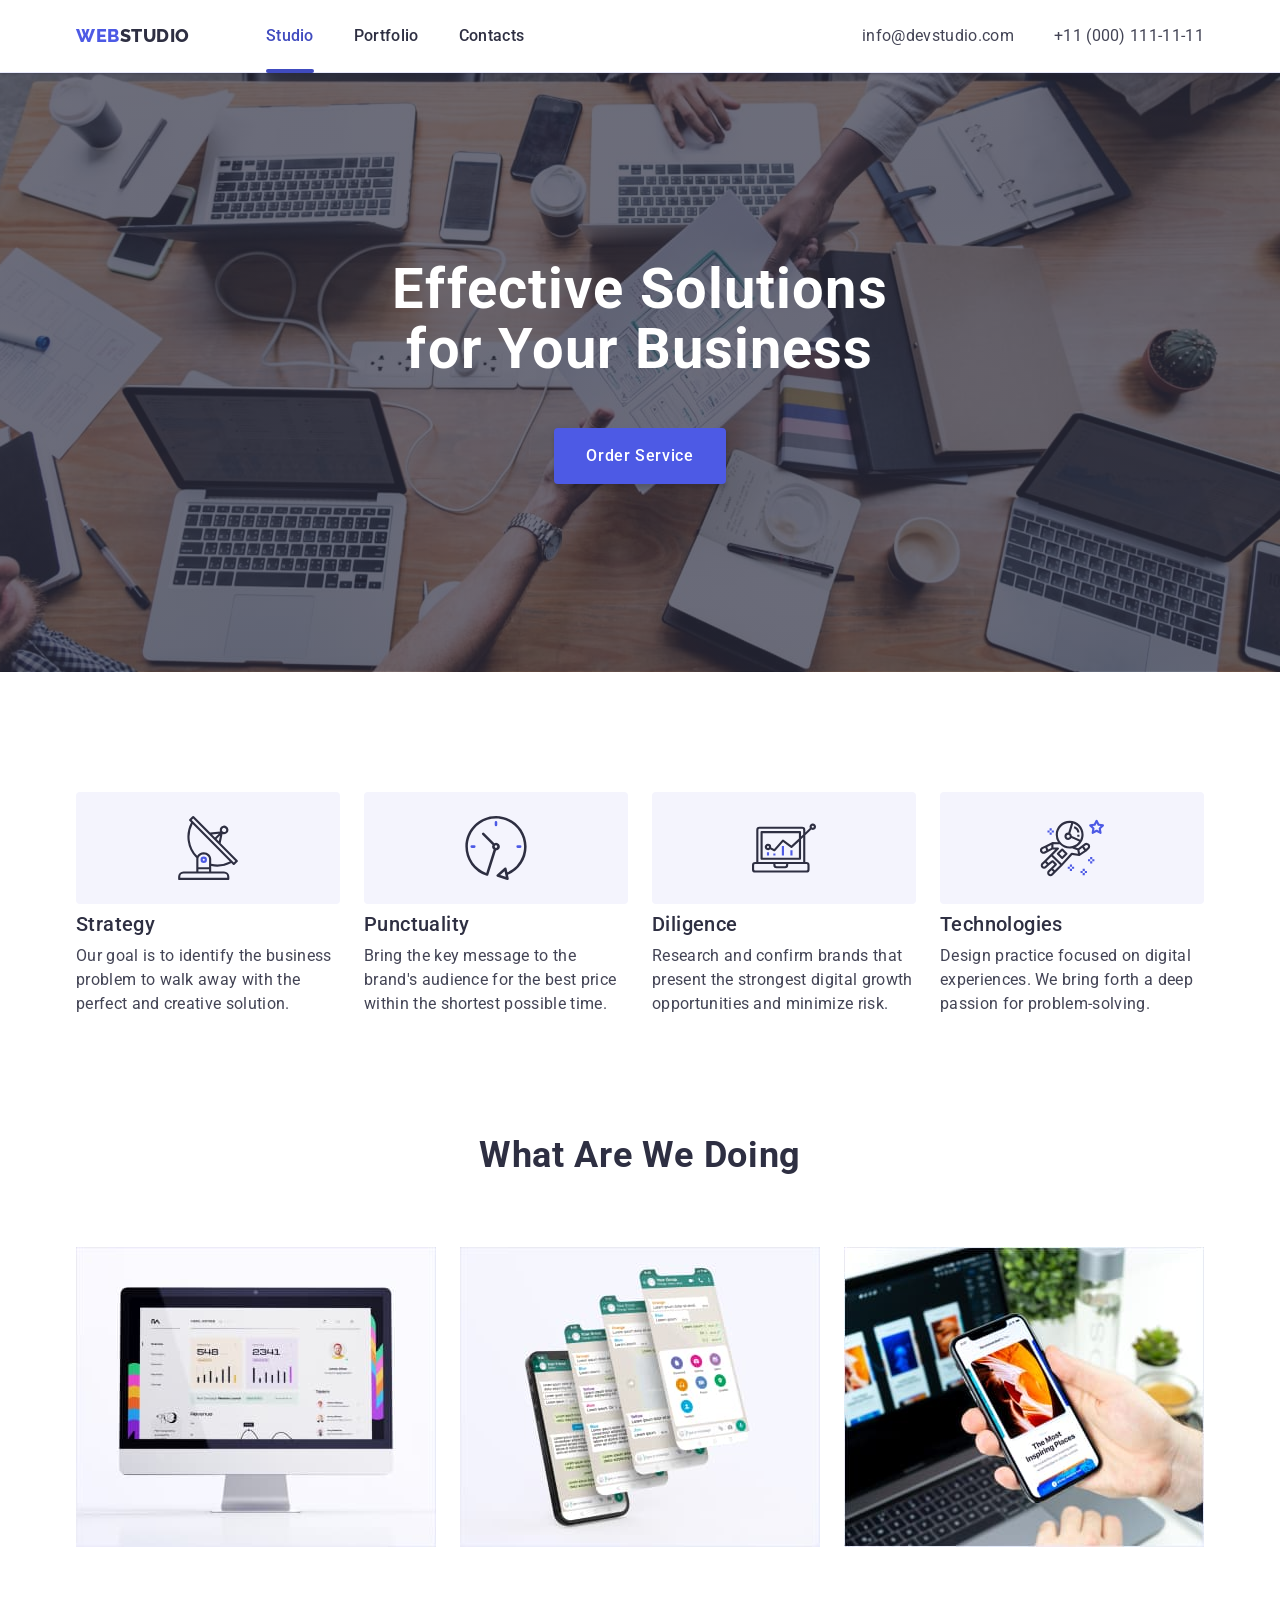
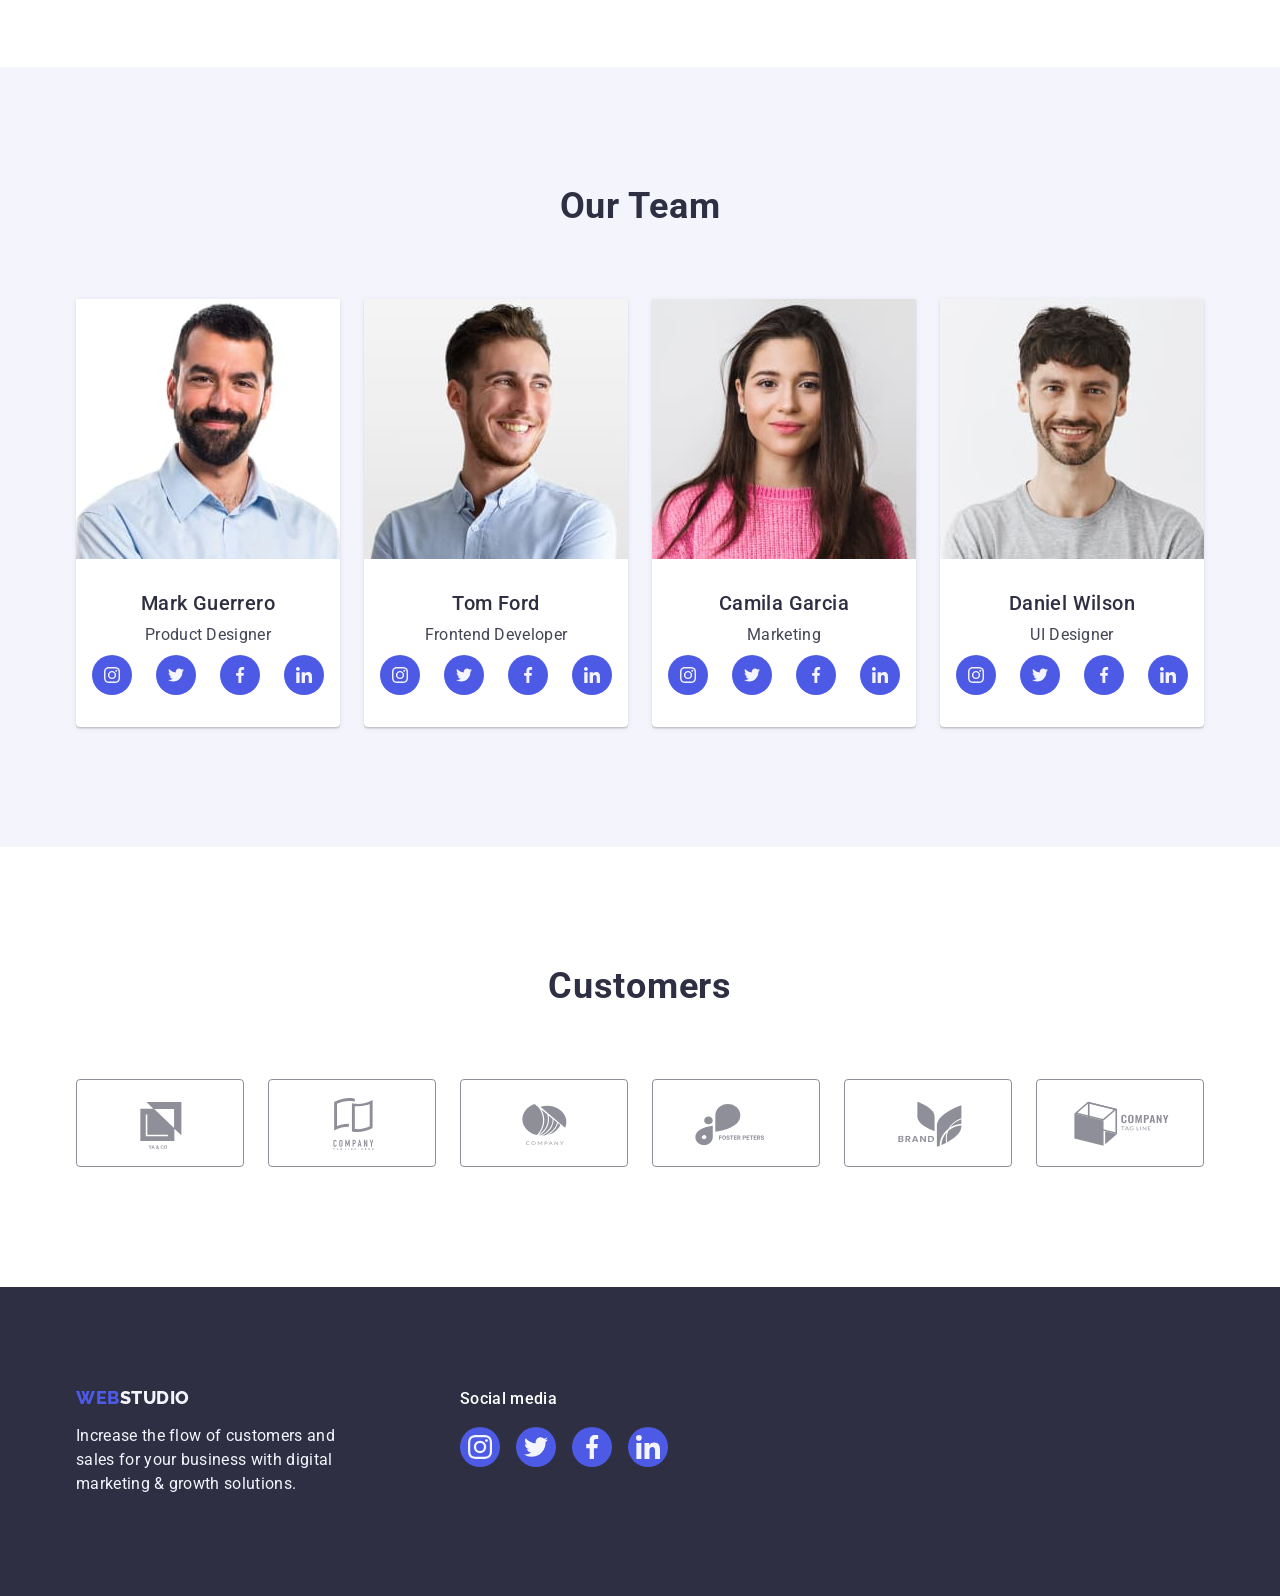
<file: index.html>
<!DOCTYPE html>
<html lang="en">
  <head>
    <meta charset="UTF-8" />
    <meta http-equiv="X-UA-Compatible" content="IE=edge" />
    <meta name="viewport" content="width=device-width, initial-scale=1.0" />
    <title>WebStudio</title>
    <link rel="preconnect" href="https://fonts.googleapis.com" />
    <link rel="preconnect" href="https://fonts.gstatic.com" crossorigin />
    <link
      href="https://fonts.googleapis.com/css2?family=Raleway:wght@800&family=Roboto:wght@400;500;700;900&display=swap"
      rel="stylesheet"
    />
    <link
      rel="stylesheet"
      href="https://cdnjs.cloudflare.com/ajax/libs/modern-normalize/1.1.0/modern-normalize.min.css"
    />
    <link rel="stylesheet" href="./css/styles.css" />
  </head>
  <body>
    <!-- Header section -->
    <header class="header">
      <div class="container header-flex">
        <nav class="header-nav">
          <a class="logo-link link" href="./index.html">
            Web<span class="logo-world">Studio</span></a
          >
          <ul class="header-nav-list list">
            <li class="header-nav-item">
              <a class="header-nav-link link active" href="./index.html"
                >Studio</a
              >
            </li>
            <li class="header-nav-item">
              <a class="header-nav-link link" href="./portfolio.html"
                >Portfolio</a
              >
            </li>
            <li class="header-nav-item">
              <a class="header-nav-link link" href="">Contacts</a>
            </li>
          </ul>
        </nav>
        <address class="header-contacts">
          <ul class="contacts-list list">
            <li class="contacts-item">
              <a class="contscts-link link" href="mailto:info@devstudio.com"
                >info@devstudio.com</a
              >
            </li>
            <li class="contacts-item">
              <a class="contscts-link link" href="tel:+110001111111"
                >+11 (000) 111-11-11</a
              >
            </li>
          </ul>
        </address>
      </div>
    </header>

    <!-- Main container -->
    <main>
      <!-- Section Hero-->
      <section class="hero section">
        <div class="container">
          <h1 class="title" style="--direction: -1">
            Effective Solutions for Your Business
          </h1>
          <button
            class="btn"
            type="button"
            style="--direction: 1"
            data-modal-open
          >
            Order Service
          </button>
        </div>
      </section>

      <!-- Section Strategy -->
      <section class="strategy section">
        <div class="container">
          <h2 hidden class="visually-hidden">header</h2>
          <ul class="strategy-list list">
            <li class="strategy-list-item">
              <div class="strategi-block-icon">
                <svg class="strategi-icon" width="64" height="64">
                  <use href="./images/icons.svg#antenna"></use>
                </svg>
              </div>
              <h3 class="subtitle">Strategy</h3>
              <p class="subtitle-desc">
                Our goal is to identify the business problem to walk away with
                the perfect and creative solution.
              </p>
            </li>
            <li class="strategy-list-item">
              <div class="strategi-block-icon">
                <svg class="strategi-icon" width="64" height="64">
                  <use href="./images/icons.svg#clock"></use>
                </svg>
              </div>
              <h3 class="subtitle">Punctuality</h3>
              <p class="subtitle-desc">
                Bring the key message to the brand's audience for the best price
                within the shortest possible time.
              </p>
            </li>
            <li class="strategy-list-item">
              <div class="strategi-block-icon">
                <svg class="strategi-icon" width="64" height="64">
                  <use href="./images/icons.svg#diagram"></use>
                </svg>
              </div>
              <h3 class="subtitle">Diligence</h3>
              <p class="subtitle-desc">
                Research and confirm brands that present the strongest digital
                growth opportunities and minimize risk.
              </p>
            </li>
            <li class="strategy-list-item">
              <div class="strategi-block-icon">
                <svg class="strategi-icon" width="64" height="64">
                  <use href="./images/icons.svg#astronaut"></use>
                </svg>
              </div>
              <h3 class="subtitle">Technologies</h3>
              <p class="subtitle-desc">
                Design practice focused on digital experiences. We bring forth a
                deep passion for problem-solving.
              </p>
            </li>
          </ul>
        </div>
      </section>
      <!--  Section Tools-->
      <section class="tools section">
        <div class="container">
          <h2 class="title">What are we doing</h2>
          <ul class="tools-list list">
            <li class="tools-item list">
              <img src="./images/imac.jpg" alt="lms" width="360" />
            </li>
            <li class="tools-item list">
              <img src="./images/smartphones.jpg" alt="chats" width="360" />
            </li>
            <li class="tools-item list">
              <img src="./images/tools.jpg" alt="app" width="360" />
            </li>
          </ul>
        </div>
      </section>
      <!--  Section Team -->
      <section class="team section">
        <div class="container">
          <h2 class="title">Our Team</h2>
          <ul class="team-list list">
            <li class="team-list-item">
              <img src="./images/prodact_des.jpg" alt="man" width="264" />
              <div class="team-item-container">
                <h3 class="subtitle">Mark Guerrero</h3>
                <p class="subtitle-desc">Product Designer</p>
                <ul class="social-list list">
                  <li class="social-item">
                    <a
                      href=""
                      class="social-link"
                      target="_blank"
                      rel="noopener noreferrer"
                      aria-label="instagram icon"
                    >
                      <svg class="social-icon" width="16" height="16">
                        <use href="./images/icons.svg#instagram"></use>
                      </svg>
                    </a>
                  </li>
                  <li class="social-item">
                    <a
                      href=""
                      class="social-link"
                      target="_blank"
                      rel="noopener noreferrer"
                      aria-label="twitter icon"
                    >
                      <svg class="social-icon" width="16" height="16">
                        <use href="./images/icons.svg#twitter"></use>
                      </svg>
                    </a>
                  </li>
                  <li class="social-item">
                    <a
                      href=""
                      class="social-link"
                      target="_blank"
                      rel="noopener noreferrer"
                      aria-label="facebook icon"
                    >
                      <svg class="social-icon" width="16" height="16">
                        <use href="./images/icons.svg#facebook"></use>
                      </svg>
                    </a>
                  </li>
                  <li class="social-item">
                    <a
                      href=""
                      class="social-link"
                      target="_blank"
                      rel="noopener noreferrer"
                      aria-label="linkedin icon"
                    >
                      <svg class="social-icon" width="16" height="16">
                        <use href="./images/icons.svg#linkedin"></use>
                      </svg>
                    </a>
                  </li>
                </ul>
              </div>
            </li>
            <li class="team-list-item">
              <img src="./images/frontend_dev.jpg" alt="man" width="264" />
              <div class="team-item-container">
                <h3 class="subtitle">Tom Ford</h3>
                <p class="subtitle-desc">Frontend Developer</p>
                <ul class="social-list list">
                  <li class="social-item">
                    <a
                      href=""
                      class="social-link"
                      target="_blank"
                      rel="noopener noreferrer"
                      aria-label="instagram icon"
                    >
                      <svg class="social-icon" width="16" height="16">
                        <use href="./images/icons.svg#instagram"></use>
                      </svg>
                    </a>
                  </li>
                  <li class="social-item">
                    <a
                      href=""
                      class="social-link"
                      target="_blank"
                      rel="noopener noreferrer"
                      aria-label="twitter icon"
                    >
                      <svg class="social-icon" width="16" height="16">
                        <use href="./images/icons.svg#twitter"></use>
                      </svg>
                    </a>
                  </li>
                  <li class="social-item">
                    <a
                      href=""
                      class="social-link"
                      target="_blank"
                      rel="noopener noreferrer"
                      aria-label="facebook icon"
                    >
                      <svg class="social-icon" width="16" height="16">
                        <use href="./images/icons.svg#facebook"></use>
                      </svg>
                    </a>
                  </li>
                  <li class="social-item">
                    <a
                      href=""
                      class="social-link"
                      target="_blank"
                      rel="noopener noreferrer"
                      aria-label="linkedin icon"
                    >
                      <svg class="social-icon" width="16" height="16">
                        <use href="./images/icons.svg#linkedin"></use>
                      </svg>
                    </a>
                  </li>
                </ul>
              </div>
            </li>
            <li class="team-list-item">
              <img src="./images/marketing.jpg" alt="women" width="264" />
              <div class="team-item-container">
                <h3 class="subtitle">Camila Garcia</h3>
                <p class="subtitle-desc">Marketing</p>
                <ul class="social-list list">
                  <li class="social-item">
                    <a
                      href=""
                      class="social-link"
                      target="_blank"
                      rel="noopener noreferrer"
                      aria-label="instagram icon"
                    >
                      <svg class="social-icon" width="16" height="16">
                        <use href="./images/icons.svg#instagram"></use>
                      </svg>
                    </a>
                  </li>
                  <li class="social-item">
                    <a
                      href=""
                      class="social-link"
                      target="_blank"
                      rel="noopener noreferrer"
                      aria-label="twitter icon"
                    >
                      <svg class="social-icon" width="16" height="16">
                        <use href="./images/icons.svg#twitter"></use>
                      </svg>
                    </a>
                  </li>
                  <li class="social-item">
                    <a
                      href=""
                      class="social-link"
                      target="_blank"
                      rel="noopener noreferrer"
                      aria-label="facebook icon"
                    >
                      <svg class="social-icon" width="16" height="16">
                        <use href="./images/icons.svg#facebook"></use>
                      </svg>
                    </a>
                  </li>
                  <li class="social-item">
                    <a
                      href=""
                      class="social-link"
                      target="_blank"
                      rel="noopener noreferrer"
                      aria-label="linkedin icon"
                    >
                      <svg class="social-icon" width="16" height="16">
                        <use href="./images/icons.svg#linkedin"></use>
                      </svg>
                    </a>
                  </li>
                </ul>
              </div>
            </li>
            <li class="team-list-item">
              <img src="./images/ui_designer.jpg" alt="man" width="264" />
              <div class="team-item-container">
                <h3 class="subtitle">Daniel Wilson</h3>
                <p class="subtitle-desc">UI Designer</p>
                <ul class="social-list list">
                  <li class="social-item">
                    <a
                      href=""
                      class="social-link"
                      target="_blank"
                      rel="noopener noreferrer"
                      aria-label="instagram icon"
                    >
                      <svg class="social-icon" width="16" height="16">
                        <use href="./images/icons.svg#instagram"></use>
                      </svg>
                    </a>
                  </li>
                  <li class="social-item">
                    <a
                      href=""
                      class="social-link"
                      target="_blank"
                      rel="noopener noreferrer"
                      aria-label="twitter icon"
                    >
                      <svg class="social-icon" width="16" height="16">
                        <use href="./images/icons.svg#twitter"></use>
                      </svg>
                    </a>
                  </li>
                  <li class="social-item">
                    <a
                      href=""
                      class="social-link"
                      target="_blank"
                      rel="noopener noreferrer"
                      aria-label="facebook icon"
                    >
                      <svg class="social-icon" width="16" height="16">
                        <use href="./images/icons.svg#facebook"></use>
                      </svg>
                    </a>
                  </li>
                  <li class="social-item">
                    <a
                      href=""
                      class="social-link"
                      target="_blank"
                      rel="noopener noreferrer"
                      aria-label="linkedin icon"
                    >
                      <svg class="social-icon" width="16" height="16">
                        <use href="./images/icons.svg#linkedin"></use>
                      </svg>
                    </a>
                  </li>
                </ul>
              </div>
            </li>
          </ul>
        </div>
      </section>
      <!-- Customers section -->
      <section class="customers section">
        <div class="container">
          <h2 class="title">Customers</h2>
          <ul class="customers-list list">
            <li class="customers-item">
              <a
                href=""
                class="customers-link"
                target="_blank"
                rel="noopener noreferrer"
                aria-label="Client-1 icon"
              >
                <svg class="customer-icon" width="104" height="56">
                  <use href="./images/icons.svg#Client-1"></use>
                </svg>
              </a>
            </li>
            <li class="customers-item">
              <a
                href=""
                class="customers-link"
                target="_blank"
                rel="noopener noreferrer"
                aria-label="Client-2 icon"
              >
                <svg class="customer-icon" width="104" height="56">
                  <use href="./images/icons.svg#Client-2"></use>
                </svg>
              </a>
            </li>
            <li class="customers-item">
              <a
                href=""
                class="customers-link"
                target="_blank"
                rel="noopener noreferrer"
                aria-label="Client-3 icon"
              >
                <svg class="customer-icon" width="104" height="56">
                  <use href="./images/icons.svg#Client-3"></use>
                </svg>
              </a>
            </li>
            <li class="customers-item">
              <a
                href=""
                class="customers-link"
                target="_blank"
                rel="noopener noreferrer"
                aria-label="Client-4 icon"
              >
                <svg class="customer-icon" width="104" height="56">
                  <use href="./images/icons.svg#Client-4"></use>
                </svg>
              </a>
            </li>
            <li class="customers-item">
              <a
                href=""
                class="customers-link"
                target="_blank"
                rel="noopener noreferrer"
                aria-label="Client-5 icon"
              >
                <svg class="customer-icon" width="104" height="56">
                  <use href="./images/icons.svg#Client-5"></use>
                </svg>
              </a>
            </li>
            <li class="customers-item">
              <a
                href=""
                class="customers-link"
                target="_blank"
                rel="noopener noreferrer"
                aria-label="Client-6 icon"
              >
                <svg class="customer-icon" width="104" height="56">
                  <use href="./images/icons.svg#Client-6"></use>
                </svg>
              </a>
            </li>
          </ul>
        </div>
      </section>
    </main>
    <!-- footer section -->
    <footer class="footer section">
      <div class="footer-container container">
        <div class="left-footer">
          <a class="fotter-link link" href="./index.html"
            >Web<span class="studio-world">Studio</span>
          </a>
          <p class="footer-desc">
            Increase the flow of customers and sales for your business with
            digital marketing & growth solutions.
          </p>
        </div>
        <div class="footer-social-icons">
          <p class="footer-social-media">Social media</p>
          <ul class="footer-social-list list">
            <li class="footer-social-item">
              <a
                href=""
                class="footer-social-link"
                target="blank"
                rel="noopener noreferrer"
                aria-label=" instagram icon "
              >
                <svg class="social-icon" width="24" height="24">
                  <use href="./images/icons.svg#instagram"></use>
                </svg>
              </a>
            </li>
            <li class="footer-social-item">
              <a
                href=""
                class="footer-social-link"
                target="blank"
                rel="noopener noreferrer"
                aria-label=" twitter icon "
              >
                <svg class="social-icon" width="24" height="24">
                  <use href="./images/icons.svg#twitter"></use>
                </svg>
              </a>
            </li>
            <li class="footer-social-item">
              <a
                href=""
                class="footer-social-link"
                target="blank"
                rel="noopener noreferrer"
                aria-label=" facebook icon "
              >
                <svg class="social-icon" width="24" height="24">
                  <use href="./images/icons.svg#facebook"></use>
                </svg>
              </a>
            </li>
            <li class="footer-social-item">
              <a
                href=""
                class="footer-social-link"
                target="blank"
                rel="noopener noreferrer"
                aria-label=" linkedin icon "
              >
                <svg class="social-icon" width="24" height="24">
                  <use href="./images/icons.svg#linkedin"></use>
                </svg>
              </a>
            </li>
          </ul>
        </div>
      </div>
    </footer>
    <div class="backdrop is-hidden" data-modal>
      <div class="modal">
        <button class="modal-close-btn" type="button" data-modal-close>
          <svg class="modal-icon" width="8" height="8">
            <use href="./images/icons.svg#close-icon"></use>
          </svg>
        </button>
      </div>
    </div>
    <script src="./js/modal.js"></script>
  </body>
</html>
</file>
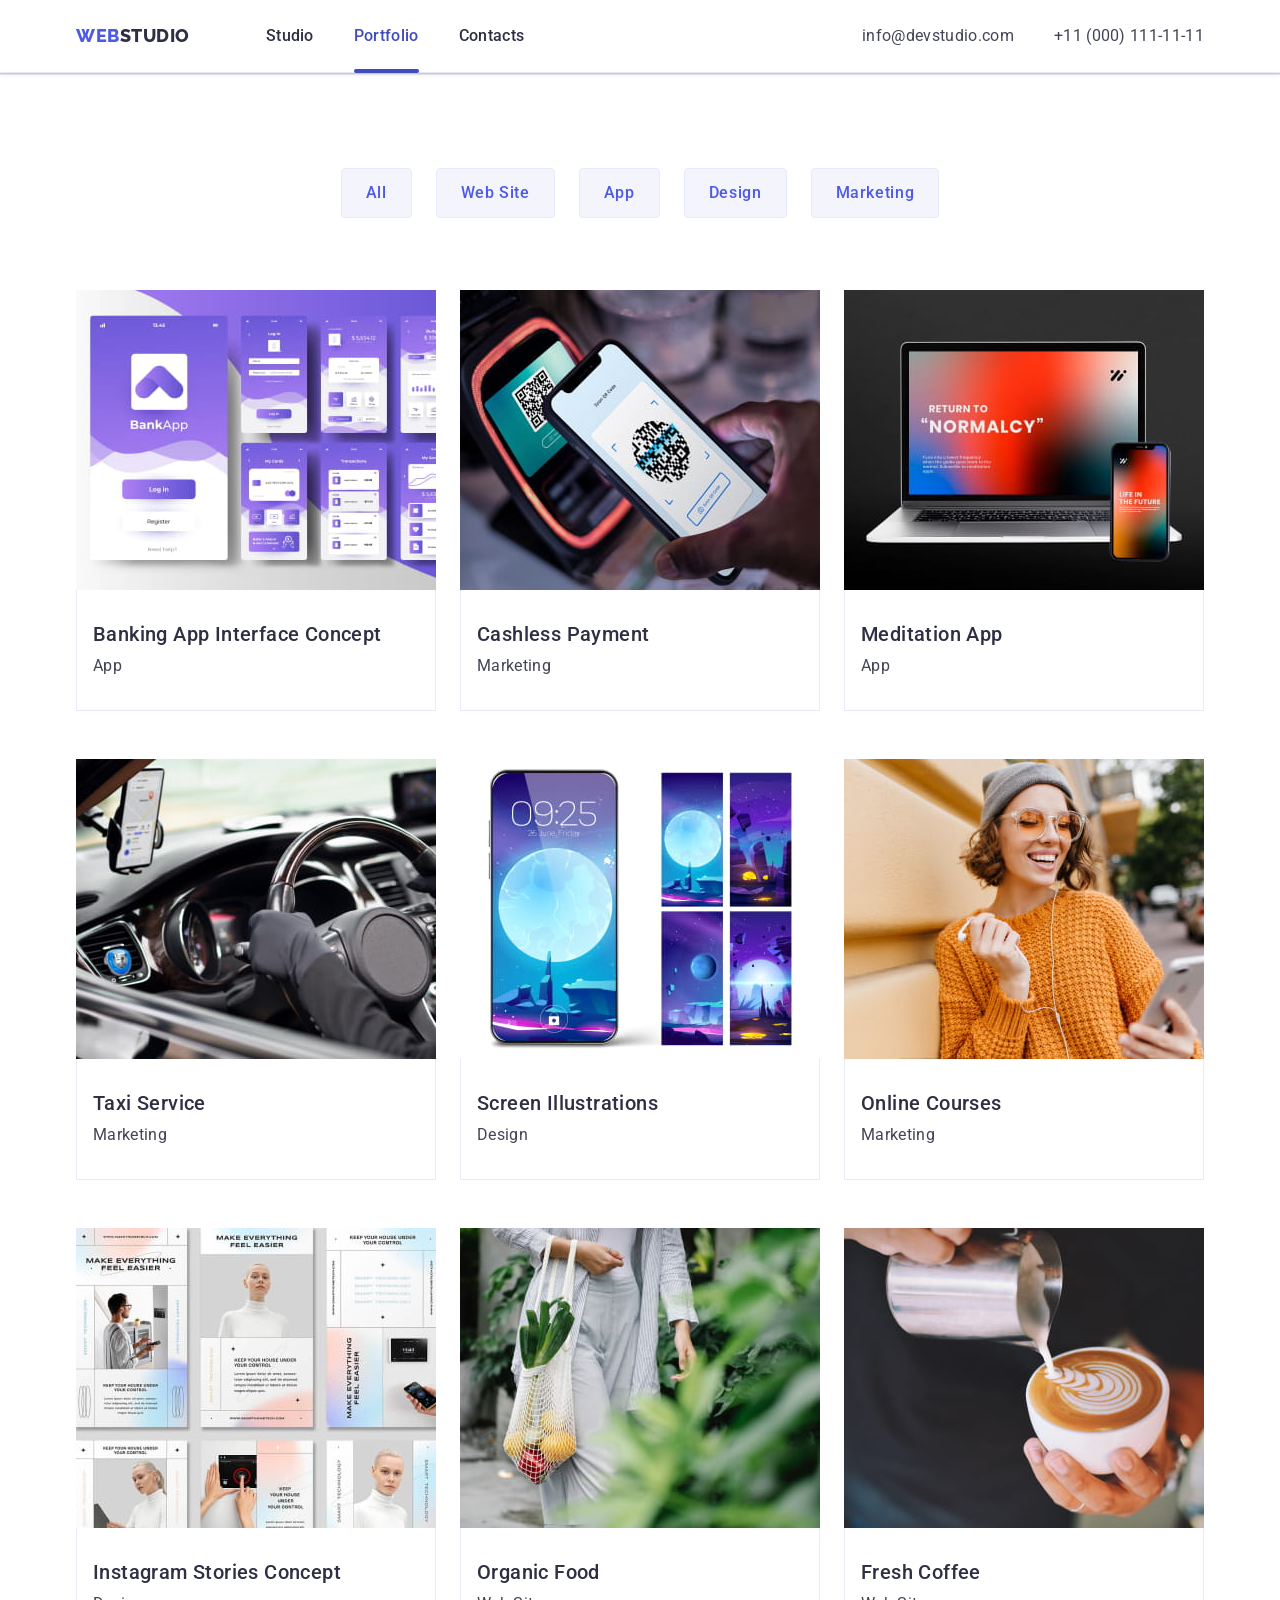
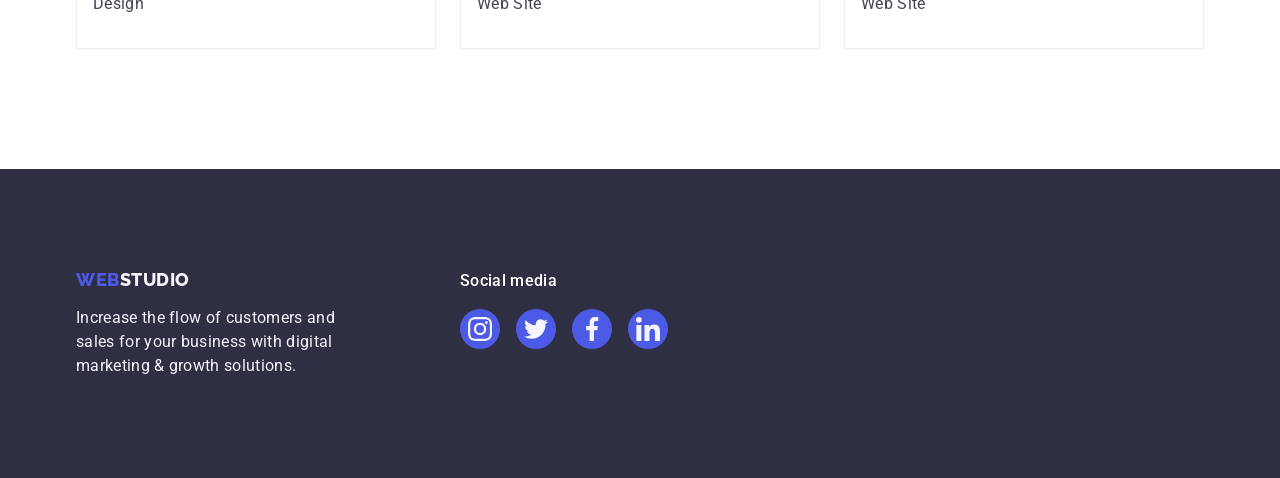
<file: portfolio.html>
<!DOCTYPE html>
<html lang="en">
  <head>
    <meta charset="UTF-8" />
    <meta http-equiv="X-UA-Compatible" content="IE=edge" />
    <meta name="viewport" content="width=device-width, initial-scale=1.0" />
    <title>Portfolio</title>
    <link rel="preconnect" href="https://fonts.googleapis.com" />
    <link rel="preconnect" href="https://fonts.gstatic.com" crossorigin />
    <link
      href="https://fonts.googleapis.com/css2?family=Raleway:wght@800&family=Roboto:wght@400;500;700;900&display=swap"
      rel="stylesheet"
    />
    <link
      rel="stylesheet"
      href="https://cdnjs.cloudflare.com/ajax/libs/modern-normalize/1.0.0/modern-normalize.min.css"
    />
    <link rel="stylesheet" href="./css/styles.css" />
  </head>
  <body class="portfolio-page">
    <!-- Header section -->

    <header class="header">
      <div class="container header-flex">
        <nav class="header-nav">
          <a class="logo-link link" href="./index.html">
            Web<span class="logo-world">Studio</span></a
          >
          <ul class="header-nav-list list">
            <li class="header-nav-item">
              <a class="header-nav-link link" href="./index.html">Studio</a>
            </li>
            <li class="header-nav-item">
              <a class="header-nav-link link active" href="./portfolio.html"
                >Portfolio</a
              >
            </li>
            <li class="header-nav-item">
              <a class="header-nav-link link" href="">Contacts</a>
            </li>
          </ul>
        </nav>
        <address class="header-contacts">
          <ul class="contacts-list list">
            <li class="contacts-item">
              <a class="contscts-link link" href="mailto:info@devstudio.com"
                >info@devstudio.com</a
              >
            </li>
            <li class="contacts-item">
              <a class="contscts-link link" href="tel:+110001111111"
                >+11 (000) 111-11-11</a
              >
            </li>
          </ul>
        </address>
      </div>
    </header>
    <main>
      <!-- Section Filtr -->
      <section class="filtr section">
        <div class="container">
          <h1 hidden class="visually-hidden">Our works</h1>
          <ul class="filtr-btn-list list">
            <li class="btn-item">
              <button class="btn" id="shadow-button" type="button">All</button>
            </li>
            <li class="btn-item">
              <button class="btn" type="button">Web Site</button>
            </li>
            <li class="btn-item">
              <button class="btn" type="button">App</button>
            </li>
            <li class="btn-item">
              <button class="btn" type="button">Design</button>
            </li>
            <li class="btn-item">
              <button class="btn" type="button">Marketing</button>
            </li>
          </ul>
          <!-- Project list -->
          <ul class="project-list list">
            <li class="project-item">
              <a class="project-link link" href="">
                <div class="project-thumb">
                  <img
                    src="./images/bankapp.jpg"
                    alt="banking interface "
                    width="360"
                    height="300"
                  />

                  <p class="overlay-text">
                    14 Stylish and User-Friendly App Design Concepts · Task
                    Manager App · Calorie Tracker App · Exotic Fruit Ecommerce
                    App · Cloud Storage App
                  </p>
                </div>

                <div class="project-container">
                  <h2 class="subtitle">Banking App Interface Concept</h2>
                  <p class="subtitle-desc">App</p>
                </div>
              </a>
            </li>
            <li class="project-item">
              <a class="project-link link" href="">
                <div class="project-thumb">
                  <img
                    src="./images/payment.jpg"
                    alt="qr "
                    width="360"
                    height="300"
                  />
                  <p class="overlay-text">
                    14 Stylish and User-Friendly App Design Concepts · Task
                    Manager App · Calorie Tracker App · Exotic Fruit Ecommerce
                    App · Cloud Storage App
                  </p>
                </div>
                <div class="project-container">
                  <h2 class="subtitle">Cashless Payment</h2>
                  <p class="subtitle-desc">Marketing</p>
                </div>
              </a>
            </li>
            <li class="project-item">
              <a class="project-link link" href="">
                <div class="project-thumb">
                  <img
                    src="./images/meditation.jpg"
                    alt="laptop and smartphone"
                    width="360"
                    height="300"
                  />
                  <p class="overlay-text">
                    14 Stylish and User-Friendly App Design Concepts · Task
                    Manager App · Calorie Tracker App · Exotic Fruit Ecommerce
                    App · Cloud Storage App
                  </p>
                </div>
                <div class="project-container">
                  <h2 class="subtitle">Meditation App</h2>
                  <p class="subtitle-desc">App</p>
                </div>
              </a>
            </li>
            <li class="project-item">
              <a class="project-link link" href="">
                <div class="project-thumb">
                  <img
                    src="./images/car.jpg"
                    alt="taxi"
                    width="360"
                    height="300"
                  />
                  <p class="overlay-text">
                    14 Stylish and User-Friendly App Design Concepts · Task
                    Manager App · Calorie Tracker App · Exotic Fruit Ecommerce
                    App · Cloud Storage App
                  </p>
                </div>
                <div class="project-container">
                  <h2 class="subtitle">Taxi Service</h2>
                  <p class="subtitle-desc">Marketing</p>
                </div>
              </a>
            </li>
            <li class="project-item">
              <a class="project-link link" href="">
                <div class="project-thumb">
                  <img
                    src="./images/ilustration.jpg"
                    alt="screen smartphone"
                    width="360"
                    height="300"
                  />
                  <p class="overlay-text">
                    14 Stylish and User-Friendly App Design Concepts · Task
                    Manager App · Calorie Tracker App · Exotic Fruit Ecommerce
                    App · Cloud Storage App
                  </p>
                </div>
                <div class="project-container">
                  <h2 class="subtitle">Screen Illustrations</h2>
                  <p class="subtitle-desc">Design</p>
                </div>
              </a>
            </li>
            <li class="project-item">
              <a class="project-link link" href="">
                <div class="project-thumb">
                  <img
                    src="./images/courses.jpg"
                    alt="young woman"
                    width="360"
                    height="300"
                  />
                  <p class="overlay-text">
                    14 Stylish and User-Friendly App Design Concepts · Task
                    Manager App · Calorie Tracker App · Exotic Fruit Ecommerce
                    App · Cloud Storage App
                  </p>
                </div>
                <div class="project-container">
                  <h2 class="subtitle">Online Courses</h2>
                  <p class="subtitle-desc">Marketing</p>
                </div>
              </a>
            </li>
            <li class="project-item">
              <a class="project-link link" href="">
                <div class="project-thumb">
                  <img
                    src="./images/stories.jpg"
                    alt="instagram"
                    width="360"
                    height="300"
                  />

                  <p class="overlay-text">
                    14 Stylish and User-Friendly App Design Concepts · Task
                    Manager App · Calorie Tracker App · Exotic Fruit Ecommerce
                    App · Cloud Storage App
                  </p>
                </div>

                <div class="project-container">
                  <h2 class="subtitle">Instagram Stories Concept</h2>
                  <p class="subtitle-desc">Design</p>
                </div>
              </a>
            </li>
            <li class="project-item">
              <a class="project-link link" href="">
                <div class="project-thumb">
                  <img
                    src="./images/food.jpg"
                    alt="vegetebles"
                    width="360"
                    height="300"
                  />
                  <p class="overlay-text">
                    14 Stylish and User-Friendly App Design Concepts · Task
                    Manager App · Calorie Tracker App · Exotic Fruit Ecommerce
                    App · Cloud Storage App
                  </p>
                </div>

                <div class="project-container">
                  <h2 class="subtitle">Organic Food</h2>
                  <p class="subtitle-desc">Web Site</p>
                </div>
              </a>
            </li>
            <li class="project-item">
              <a class="project-link link" href="">
                <div class="project-thumb">
                  <img
                    src="./images/cup.jpg"
                    alt="coffe width milk"
                    width="360"
                    height="300"
                  />
                  <p class="overlay-text">
                    14 Stylish and User-Friendly App Design Concepts · Task
                    Manager App · Calorie Tracker App · Exotic Fruit Ecommerce
                    App · Cloud Storage App
                  </p>
                </div>

                <div class="project-container">
                  <h2 class="subtitle">Fresh Coffee</h2>
                  <p class="subtitle-desc">Web Site</p>
                </div>
              </a>
            </li>
          </ul>
        </div>
      </section>
    </main>
    <!-- footer section -->
    <footer class="footer section">
      <div class="footer-container container">
        <div class="left-footer">
          <a class="fotter-link link" href="./index.html"
            >Web<span class="studio-world">Studio</span>
          </a>
          <p class="footer-desc">
            Increase the flow of customers and sales for your business with
            digital marketing & growth solutions.
          </p>
        </div>
        <div class="footer-social-icons">
          <p class="footer-social-media">Social media</p>
          <ul class="footer-social-list list">
            <li class="footer-social-item">
              <a
                href=""
                class="footer-social-link"
                target="blank"
                rel="noopener noreferrer"
                aria-label=" instagram icon "
              >
                <svg class="social-icon" width="24" height="24">
                  <use href="./images/icons.svg#instagram"></use>
                </svg>
              </a>
            </li>
            <li class="footer-social-item">
              <a
                href=""
                class="footer-social-link"
                target="blank"
                rel="noopener noreferrer"
                aria-label=" twitter icon "
              >
                <svg class="social-icon" width="24" height="24">
                  <use href="./images/icons.svg#twitter"></use>
                </svg>
              </a>
            </li>
            <li class="footer-social-item">
              <a
                href=""
                class="footer-social-link"
                target="blank"
                rel="noopener noreferrer"
                aria-label=" facebook icon "
              >
                <svg class="social-icon" width="24" height="24">
                  <use href="./images/icons.svg#facebook"></use>
                </svg>
              </a>
            </li>
            <li class="footer-social-item">
              <a
                href=""
                class="footer-social-link"
                target="blank"
                rel="noopener noreferrer"
                aria-label=" linkedin icon "
              >
                <svg class="social-icon" width="24" height="24">
                  <use href="./images/icons.svg#linkedin"></use>
                </svg>
              </a>
            </li>
          </ul>
        </div>
      </div>
    </footer>
  </body>
</html>
</file>
<file: css/styles.css>
:root {
  /* Fonts */
  --primary-font: 'Roboto', sans-serif;
  --secondary-font: 'Raleway', sans-serif;

  /* Color back-ground*/
  --primary-bg-color: #ffffff;
  --accent-bg-cl: #2e2f42;
  --secondary-bg-color: #f4f4fd;
  /* Text color */
  --primary-text-color: #434455;
  --secondary-text-color: #2e2f42;
  --accent-txt-cl: #4d5ae5;
  --light-txt-cl: #404bbf;
  /* Btn Color */
  --primary-btn-color: #4d5ae5;
  --light-btn-cl: #404bbf;
  --secondary-btn-color: #404bbf;
  --accent-btn-cl: #f4f4fd;
  --primary-btn-text-cl: #ffffff;
  --accent-btn-txt-cl: #4d5ae5;

  /* others */
  --anim-fast: 1000ms cubic-bezier(0.4, 0, 0.2, 1);
  --header-idx: 10;
  --modal-idx: 100;
}

body {
  background-color: var(--primary-bg-color);
  color: var(--primary-text-color);
  font-family: var(--primary-font);
  font-weight: 400;
  font-style: normal;
  font-size: 16px;
  line-height: 1.5;
  letter-spacing: 0.02em;
  text-decoration: none;
  text-transform: none;
  padding-top: 72px;
}
.link {
  font-style: normal;
  text-decoration: none;
  color: var(--primary-text-color);
}
.list {
  padding: 0;
  margin: 0;

  list-style: none;
}
.logo-link {
  margin-right: 76px;
}

.logo-link,
.logo-world {
  display: flex;
  margin-left: auto;
  align-items: center;

  font-family: var(--secondary-font);
  font-style: normal;
  font-weight: 800;
  font-size: 18px;
  line-height: 1.17;
  letter-spacing: 0.03em;
  text-transform: uppercase;
  text-decoration: none;
  color: var(--accent-txt-cl);
}
.logo-world {
  text-decoration: none;
  line-height: 1.17;
  color: var(--secondary-text-color);
}

/*  
   |============================
   | reset start 
   |============================
 */
.visually-hidden {
  position: absolute;
  width: 1px;
  height: 1px;
  margin: -1px;
  border: 0;
  padding: 0;

  white-space: nowrap;
  clip-path: inset(100%);

  clip: rect(0 0 0 0);
  overflow: hidden;
}
.title {
  font-family: inherit;
  font-weight: 700;
  font-size: 36px;
  line-height: 1.1;
  letter-spacing: 0.02em;
  text-align: center;
  text-transform: capitalize;

  margin-top: 0;
  margin-bottom: 72px;
  color: var(--secondary-text-color);
}
.btn {
  font-family: inherit;
  font-weight: 500;
  font-size: 16px;
  line-height: 1.5;
  letter-spacing: 0.04em;
  cursor: pointer;

  transition: background-color var(--anim-fast), box-shadow var(--anim-fast);
}

.container {
  width: 1158px;
  margin: 0px auto;
  padding: 0px 15px;
}
img {
  display: block;
  margin: 0px;
  padding: 0px;
}
.header {
  position: fixed;
  top: 0;
  left: 0;
  width: 100%;

  z-index: var(--header-idx);

  border-bottom: 1px solid #e7e9fc;
  box-shadow: 0px 2px 1px rgba(46, 47, 66, 0.08),
    0px 1px 1px rgba(46, 47, 66, 0.16), 0px 1px 6px rgba(46, 47, 66, 0.08);
}
/* nav */
.header-flex {
  display: flex;
}

.header-nav {
  display: flex;
  align-items: center;
}
.header-nav-link {
  position: relative;
  display: block;
  padding-top: 24px;
  padding-bottom: 24px;
  color: var(--secondary-text-color);

  font-family: inherit;
  font-weight: 500;
  transition: color var(--anim-fast);
}
.header-nav-link::after {
  position: absolute;
  display: block;
  content: '';

  left: 0;
  top: 69px;

  width: 100%;
  height: 4px;

  background-color: var(--light-txt-cl);
  border-radius: 2px;
  transform: scale(0);
  transition: transform var(--anim-fast), color var(--anim-fast);
}

.header-nav-link.active::after {
  background-color: var(--light-txt-cl);
  transform: scale(100%);
}
.header-nav-link.active {
  color: var(--light-txt-cl);
}

.header-nav-link:hover::after {
  color: var(--light-txt-cl);
  background-color: var(--light-txt-cl);
  transform: scale(100%);
  animation: lineAppear 0.9s forwards;
}
@keyframes lineAppear {
  0% {
    width: 0;
  }
  100% {
    width: 100%;
  }
}

.header-nav-list {
  display: flex;
}
.header-nav-item {
  margin-right: 40px;
}
.header-nav-item:last-child {
  margin: 0;
}

.header-nav-link:hover,
.header-nav-link:focus,
.contscts-link:hover,
.contscts-link:focus {
  color: var(--light-txt-cl);
}
.header-nav-link:active {
  color: var(--light-txt-cl);
}
.header {
  background-color: var(--primary-bg-color);
}

.header-contacts {
  font-style: normal;
  display: flex;
  margin-left: auto;
}
.contacts-list {
  display: flex;
}

.contacts-item {
  margin-right: 40px;
}
.contacts-item:last-child {
  margin: 0;
}
.contscts-link {
  display: block;
  padding-top: 24px;
  padding-bottom: 24px;
  color: var(--primary-text-color);
  transition: color var(--anim-fast);
}

/**
  |============================
  | hero section
  |============================
*/

.hero {
  max-width: 1440px;
  margin-left: auto;
  margin-right: auto;
  padding-top: 188px;
  padding-bottom: 188px;
  background-color: var(--accent-bg-cl);
  text-align: center;
  background-image: linear-gradient(
      rgba(46, 47, 66, 0.7),
      rgba(46, 47, 66, 0.7)
    ),
    url(../images/peole-ofice.jpg);
  background-repeat: no-repeat;
  background-position: center;
  background-size: cover;
}

.hero .title {
  animation: move-top 800ms ease-in 300ms both;
}
.hero .btn {
  animation: move-top 1300ms ease-in 300ms both;
}

@keyframes move-top {
  0% {
    opacity: 0;
    transform: translateY(calc(100px * var(--direction)));
  }

  50% {
    opacity: 0.5;
  }

  100% {
    opacity: 1;
  }
}

.hero .title {
  max-width: 496px;
  margin: 0 auto 48px auto;

  font-size: 56px;
  line-height: 1.07;
  text-transform: none;
  color: #ffffff;
}
.hero .btn {
  display: block;
  margin-left: auto;
  margin-right: auto;
  padding: 16px 32px;
  min-width: 169px;
  height: 56px;
  border: none;

  color: var(--primary-btn-text-cl);
  background-color: var(--primary-btn-color);
  box-shadow: 0px 4px 4px rgba(0, 0, 0, 0.15);
  border-radius: 4px;
  transition: background-color var(--anim-fast);
}
.hero .btn:hover,
.hero .btn:focus {
  color: var(--primary-btn-text-cl);
  background-color: var(--light-btn-cl);
}

.hero .btn:active {
  color: var(--light-btn-cl);
}
/**
  |============================
  | Strategy section
  |============================
*/
.strategy-list {
  display: flex;
}
.strategy-list-item {
  width: 264px;
}
.strategy-list-item {
  margin-right: 24px;
}
.strategy-list-item:last-child {
  margin-right: 0;
}

.strategy {
  padding-top: 120px;
  padding-bottom: 120px;
}
.subtitle {
  color: inherit;
  font-weight: 500;
  font-size: 20px;
  line-height: 1.2;
  letter-spacing: 0.02em;
  color: var(--secondary-text-color);
  padding: 0px;
  margin: 0px;
}
.subtitle {
  margin-bottom: 8px;
}

.subtitle-desc {
  font-weight: 400;
  color: var(--primary-text-color);
  padding: 0px;
  margin: 0px;
}

/**
  |============================
  | Strategi icon
  |============================
*/
.strategi-block-icon {
  display: flex;
  align-items: center;
  justify-content: center;
  height: 112px;
  background-color: var(--accent-btn-cl);
  border-radius: 4px;
  margin-bottom: 8px;
}

/**
  |============================
  | Tools section 
  |============================
*/
.tools {
  padding-bottom: 120px;
}

.tools-list {
  display: flex;
}
.tools-item {
  width: calc((100%-48px) / 3);
  margin-right: 24px;
}
.tools-item:last-child {
  margin-right: 0px;
}

/**
  |============================
  | Team section
  |============================
*/
.team {
  margin: 0 auto;
  padding-top: 120px;
  padding-bottom: 120px;
  background-color: var(--secondary-bg-color);
}
.team-list {
  display: flex;
}

.team-list-item {
  width: calc((100%-72px) / 4);
  margin-right: 24px;
  padding: 0;
  background: #ffffff;
  box-shadow: 0px 1px 6px rgba(46, 47, 66, 0.08),
    0px 1px 1px rgba(46, 47, 66, 0.16), 0px 2px 1px rgba(46, 47, 66, 0.08);
  border-radius: 0px 0px 4px 4px;
}
.team-list-item:last-child {
  margin-right: 0;
}

.team-item-container {
  padding: 32px 0;
  margin: 0;
  border-radius: 0px 0px 4px 4px;
  text-align: center;
}
.team .subtitle-desc {
  margin-bottom: 8px;
}

/**
  |============================
  | Social icons
  |============================
*/
.social-list {
  display: flex;
  justify-content: center;
  align-items: center;
  gap: 24px;
}
.social-item {
  width: 40px;
  height: 40px;
}

.social-link {
  display: flex;
  justify-content: center;
  align-items: center;

  width: 100%;
  height: 100%;

  background-color: var(--primary-btn-color);
  border-radius: 50%;

  transition: background-color var(--anim-fast);
}
.social-link:hover,
.social-link:focus {
  background-color: var(--light-btn-cl);
}
.social-icon {
  fill: var(--accent-btn-cl);
}

/**
  |============================
  | Customers section
  |============================
*/
.customers {
  padding-top: 120px;
  padding-bottom: 120px;
}
.customers-list {
  display: flex;
  gap: 24px;
  justify-content: center;
  align-items: center;
}
.customers-item {
  width: 168px;
  height: 88px;
}

.customers-link {
  display: flex;
  justify-content: center;
  align-items: center;

  width: 100%;
  height: 100%;

  border: 1px solid #8e8f99;
  color: #8e8f99;
  border-radius: 4px;

  transition: border-color var(--anim-fast), color var(--anim-fast);
}

.customers-link:hover,
.customers-link:focus {
  color: var(--light-btn-cl);
  border-color: var(--light-btn-cl);
}
.customer-icon {
  fill: currentColor;
}

/**
  |============================
  | Footer section
  |============================
*/
.footer {
  display: flex;
  padding-top: 100px;
  padding-bottom: 100px;
  margin: 0 auto;
  background-color: var(--accent-bg-cl);
}
.footer-container {
  display: flex;
  align-items: baseline;
}
.left-footer {
  margin-right: 120px;
}

.fotter-link {
  font-family: var(--secondary-font);
  font-style: normal;
  font-weight: 800;
  font-size: 18px;
  line-height: 1.17;
  align-items: center;
  letter-spacing: 0.03em;
  text-transform: uppercase;
  text-decoration: none;
  color: var(--accent-txt-cl);
  display: inline-block;
  margin-bottom: 16px;
}
.studio-world {
  font-weight: 800;
  font-size: 18px;
  line-height: 1.17;
  align-items: center;
  letter-spacing: 0.03em;
  text-transform: uppercase;
  color: #f4f4fd;
}
.footer-desc {
  width: 264px;
  padding: 0;
  margin: 0;
  color: #f4f4fd;
}

/**
  |============================
  | Footer social icons 
  |============================
*/
.footer-social-icons {
  display: block;
  margin: 0;
  padding: 0;
}
.footer-social-media {
  margin: 0;
  padding: 0;
}
.footer-social-media {
  font-style: normal;
  font-weight: 500;
  font-size: 16px;
  line-height: 1.5;
  letter-spacing: 0.02em;
  color: var(--primary-bg-color);
  margin-bottom: 16px;
}

.footer-social-list {
  display: flex;
  gap: 16px;
  text-align: center;
  justify-content: center;
}

.footer-social-link {
  display: flex;
  align-items: center;
  justify-content: center;

  width: 40px;
  height: 40px;

  background-color: var(--primary-btn-color);
  border-radius: 50%;

  transition: background-color var(--anim-fast);
}
.footer-social-link:hover,
.footer-social-link:focus {
  background-color: #31d0aa;
}
/**
  |============================
  | Filtr btn
  |============================
*/
.filtr {
  padding-bottom: 120px;
  padding-top: 96px;
  margin: 0 auto;
}
.filtr .btn {
  padding: 12px 24px;
  background-color: var(--accent-btn-cl);

  border: 1px solid #e7e9fc;
  border-radius: 4px;
  color: var(--accent-btn-txt-cl);
  text-align: center;
  transition: background-color var(--anim-fast), color var(--anim-fast),
    border var(--anim-fast), box-shadow var(--anim-fast);
}
.filtr-btn-list {
  display: flex;
  margin-bottom: 72px;
  justify-content: center;
  gap: 24px;
  padding: 0;
}

.filtr .btn:hover,
.filtr .btn:focus {
  background-color: var(--light-btn-cl);
  color: var(--primary-btn-text-cl);
  border: 1px solid transparent;
}

.filtr .btn:active {
  background-color: var(--light-btn-cl);
  color: var(--primary-btn-text-cl);
}

#shadow-button:hover,
#shadow-button:focus {
  box-shadow: 0px 3px 1px rgba(0, 0, 0, 0.1), 0px 2px 1px rgba(0, 0, 0, 0.08),
    0px 2px 2px rgba(0, 0, 0, 0.12);
}

.project-list {
  display: flex;
  flex-wrap: wrap;
}
.project-item {
  flex-basis: calc((100% - 48px) / 3);
  margin-right: 24px;
  margin-bottom: 48px;
  max-width: 360px;
}
.project-item:nth-child(3n) {
  margin-right: 0;
}
.project-item:nth-last-child(-n + 3) {
  margin-bottom: 0;
}

.project-container {
  padding: 32px 16px;
  margin: 0;
  border: 1px solid #e7e9fc;
  border-top: none;
}
.project-link {
  display: block;

  transition: box-shadow var(--anim-fast);
}
.project-link:hover,
.project-link:focus {
  box-shadow: 0px 1px 6px rgba(46, 47, 66, 0.08),
    0px 1px 1px rgba(46, 47, 66, 0.16), 0px 2px 1px rgba(46, 47, 66, 0.08);
}

.project-thumb {
  position: relative;
  overflow: hidden;
}

.overlay-text {
  position: absolute;
  top: 0;
  left: 0;

  width: 100%;
  height: 100%;
  margin: 0 auto;
  padding: 40px 32px 164px 32px;

  background-color: var(--primary-btn-color);
  color: var(--accent-btn-cl);

  transform: translateY(100%);
  transition: transform var(--anim-fast);
}

.project-link:hover .overlay-text,
.project-link:focus .overlay-text {
  transform: translateY(0%);
}

/**
  |============================
  | Modal window
  |============================
*/
.backdrop {
  position: fixed;
  top: 0;
  left: 0;

  width: 100%;
  height: 100%;

  background-color: rgba(46, 47, 66, 0.4);
  backdrop-filter: blur(2px);
  z-index: var(--modal-idx);

  opacity: 1;
  visibility: visible;
  pointer-events: initial;

  transition: opacity var(--anim-fast), visibilyty var(--anim-fast);
}
.backdrop.is-hidden {
  opacity: 0;
  visibility: inherit;
  pointer-events: none;
  transition-delay: 300ms;
}

.modal {
  position: absolute;
  top: 50%;
  left: 50%;
  transform: translateX(-50%) translateY(-50%);

  width: 408px;
  height: 584px;
  background-color: #fcfcfc;
  box-shadow: 0px 1px 1px rgba(0, 0, 0, 0.14), 0px 1px 3px rgba(0, 0, 0, 0.12),
    0px 2px 1px rgba(0, 0, 0, 0.2);
  border-radius: 4px;
  transition: opacity var(--anim-fast), transform var(--anim-fast);
}

.backdrop.is-hidden .modal {
  opacity: 0;
  transform: translateX(-50%) translateY(-75%);
  transition-delay: 400ms;
}

.modal-close-btn {
  position: absolute;
  top: 24px;
  right: 24px;

  display: flex;
  justify-content: center;
  align-items: center;
  width: 24px;
  height: 24px;
  padding: 0;

  border-radius: 50%;
  background-color: #e7e9fc;
  color: var(--accent-bg-cl);
  border: 1px solid rgba(0, 0, 0, 0.1);
  cursor: pointer;
  transition: background-color var(--anim-fast), color var(--anim-fast);
}

.modal-close-btn:hover,
.modal-close-btn:focus {
  background-color: var(--light-btn-cl);
  border: none;
  color: var(--primary-btn-text-cl);
}

.modal-icon {
  fill: currentColor;
  vertical-align: middle;
}
</file>
